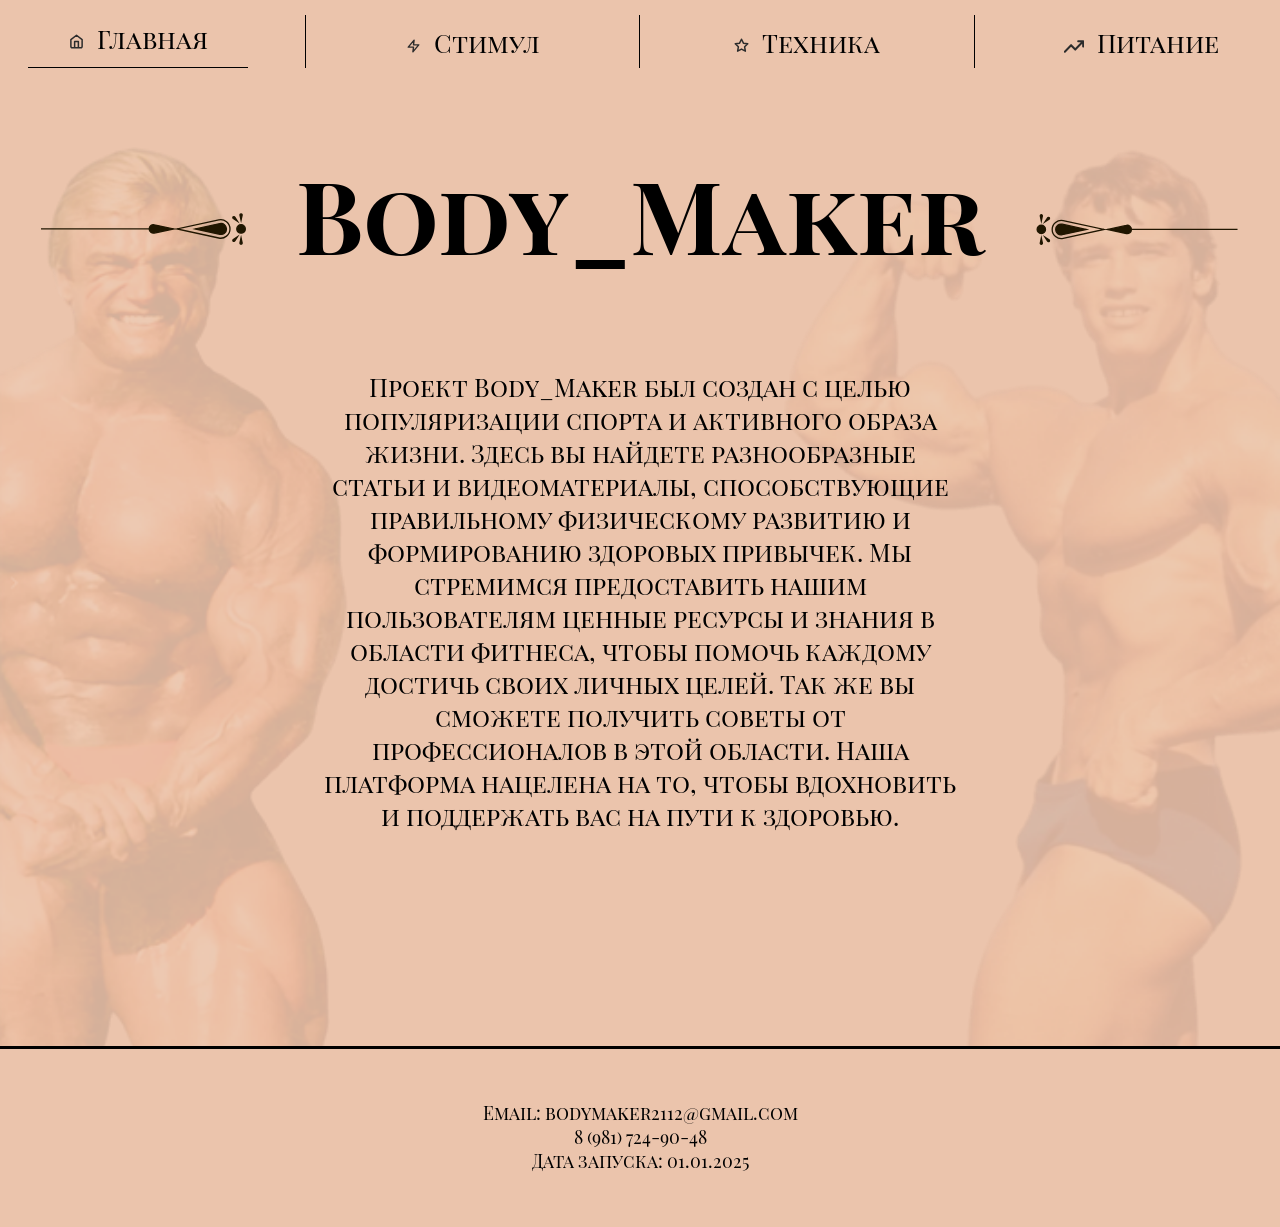
<file: index.html>
<!DOCTYPE html>
<html lang="en">

<head>
    <meta charset="UTF-8">
    <meta name="viewport" content="width=device-width, initial-scale=1.0">
    <title>Body_Maker</title>
    <link href="main.css" rel="stylesheet">
</head>

<body>

    <div class="header">
        <button class="main el" id="main">
            <div class="main_inner in">Главная</div>
        </button>
        <img  class = 'line' src = 'images/Line 2.png'>
        <button class="motivation el" id="motivation">
            <div class="mot_inner in">Стимул</div>
        </button>
        <img class = 'line' src = 'images/Line 2.png'>
        <button class="training el" id="training">
            <div class="train_inner in">Техника</div>
        </button>
        <img class = 'line' src = 'images/Line 2.png'>
        <button class="progress el" id = 'progress'>
            <div class="prog_inner in">Питание</div>
        </button>
    </div>
    <div class="wrapper">
        <div class="title">Body_Maker</div>
        <div class="text">
            Проект Body_Maker был создан с целью популяризации спорта и активного образа жизни.
            Здесь вы найдете разнообразные статьи и видеоматериалы, способствующие правильному физическому развитию
            и формированию здоровых привычек. Мы стремимся предоставить нашим пользователям ценные ресурсы и знания в области фитнеса,
            чтобы помочь каждому достичь своих личных целей. Так же вы сможете получить советы от профессионалов в этой области.
            Наша платформа нацелена на то, чтобы вдохновить и поддержать вас на пути к здоровью.
        </div>
    </div>
    <div class="footer">
        <img src="images/Line 5.png" class="footer_line">
        <div class="foot_in">
            <div>Email: bodymaker2112@gmail.com</div>
            <div>8 (981) 724-90-48</div>
            <div>Дата запуска: 01.01.2025</div>
        </div>

    </div>
    <script src="main.js"></script>
</body>

</html>
</file>
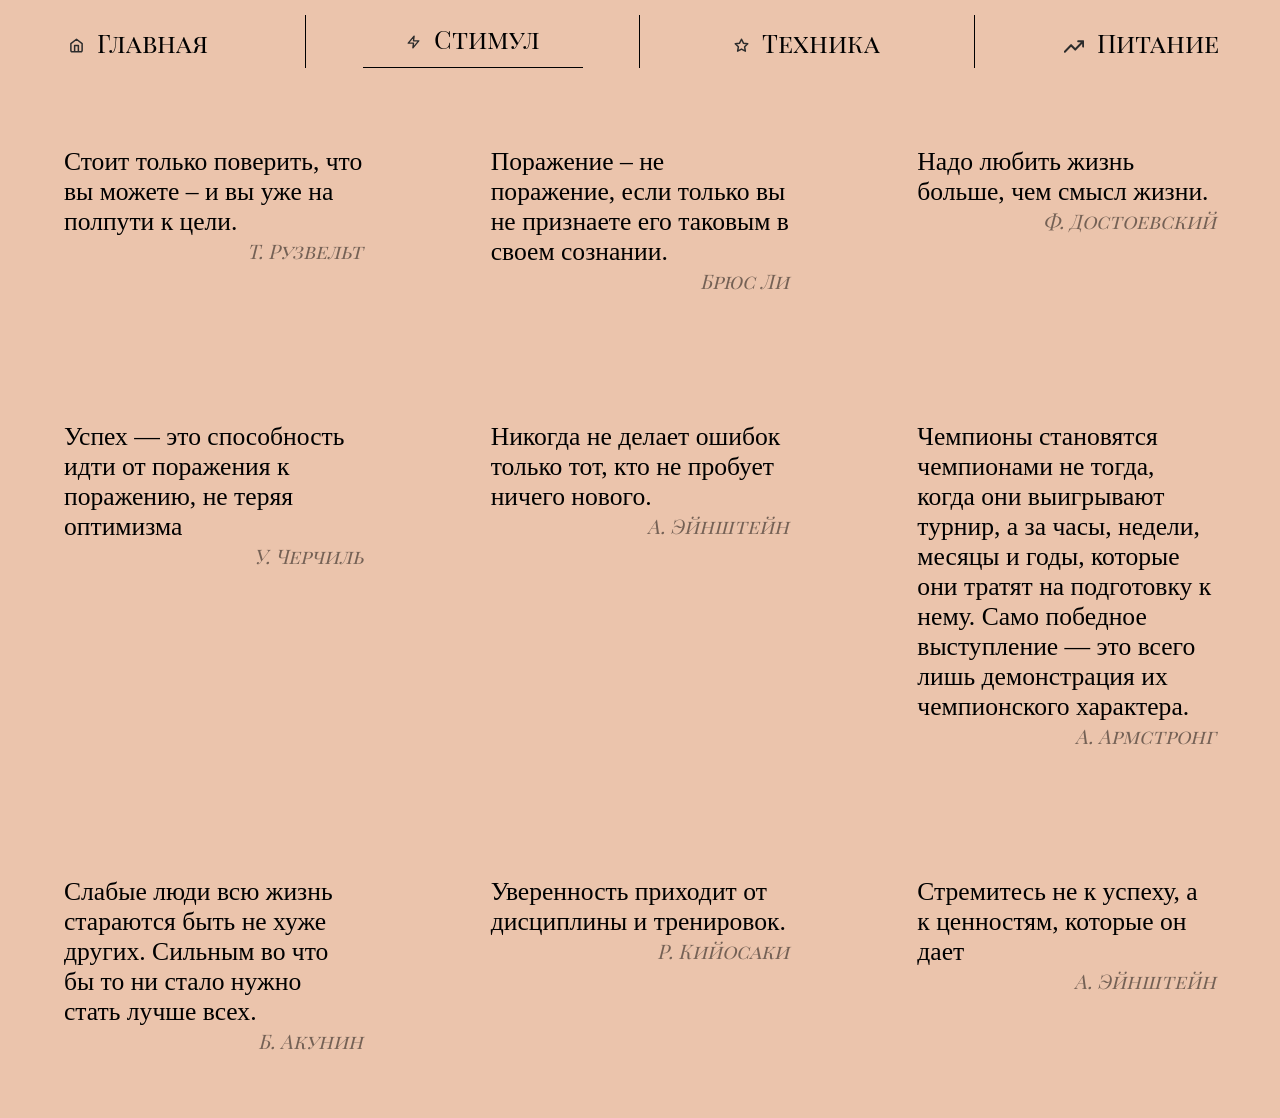
<file: lessons.html>
<!DOCTYPE html>
<html lang="en">
<head>
    <meta charset="UTF-8">
    <meta name="viewport" content="width=device-width, initial-scale=1.0">
    <title>lessons</title>
    <link rel="stylesheet" href="lessons.css">
</head>
<body>
    <div class="header">
        <button class="main el" id="main">
            <div class="main_inner in">Главная</div>
        </button>
        <img  class = 'line' src = 'images/Line 2.png'>
        <button class="motivation el" id="motivation">
            <div class="mot_inner in">Стимул</div>
        </button>
        <img class = 'line' src = 'images/Line 2.png'>
        <button class="training el" id="training">
            <div class="train_inner in">Техника</div>
        </button>
        <img class = 'line' src = 'images/Line 2.png'>
        <button class="progress el" id = 'progress'>
            <div class="prog_inner in">Питание</div>
        </button>
    </div>
    <div class = 'l'>
        <div class="fr">
            <div class="texttt">Стоит только поверить, что вы можете – и вы уже на полпути к цели.</div>
            <div class="author">Т. Рузвельт</div>
        </div>
        <div class="fr">
            <div class="texttt">Поражение – не поражение, если только вы не признаете его таковым в своем сознании.</div>
            <div class="author">Брюс Ли</div>
        </div>
        <div class="fr">
            <div class="texttt">Надо любить жизнь больше, чем смысл жизни.</div>
            <div class="author">Ф. Достоевский</div>
        </div>
    </div>
    <div class = 'l'>
        <div class="fr">
            <div class="texttt">Успех — это способность идти от поражения к поражению, не теряя оптимизма</div>
            <div class="author">У. Черчиль</div>
        </div>
        <div class="fr">
            <div class="texttt">Никогда не делает ошибок только тот, кто не пробует ничего нового.</div>
            <div class="author">А. Эйнштейн</div>
        </div>
        <div class="fr">
            <div class="texttt">Чемпионы становятся чемпионами не тогда, когда они выигрывают турнир, а за часы, недели, месяцы и годы, которые они тратят на подготовку к нему. Само победное выступление — это всего лишь демонстрация их чемпионского характера.</div>
            <div class="author">А. Армстронг</div>
        </div>
    </div>
    <div class = 'l'>
        <div class="fr">
            <div class="texttt">Слабые люди всю жизнь стараются быть не хуже других. Сильным во что бы то ни стало нужно стать лучше всех.</div>
            <div class="author">Б. Акунин</div>
        </div>
        <div class="fr">
            <div class="texttt">Уверенность приходит от дисциплины и тренировок.</div>
            <div class="author">Р. Кийосаки</div>
        </div>
        <div class="fr">
            <div class="texttt">Стремитесь не к успеху, а к ценностям, которые он дает​</div>
            <div class="author">А. Эйнштейн</div>
        </div>
    </div>
    <script src="main.js"></script>
</body>
</html>
</file>
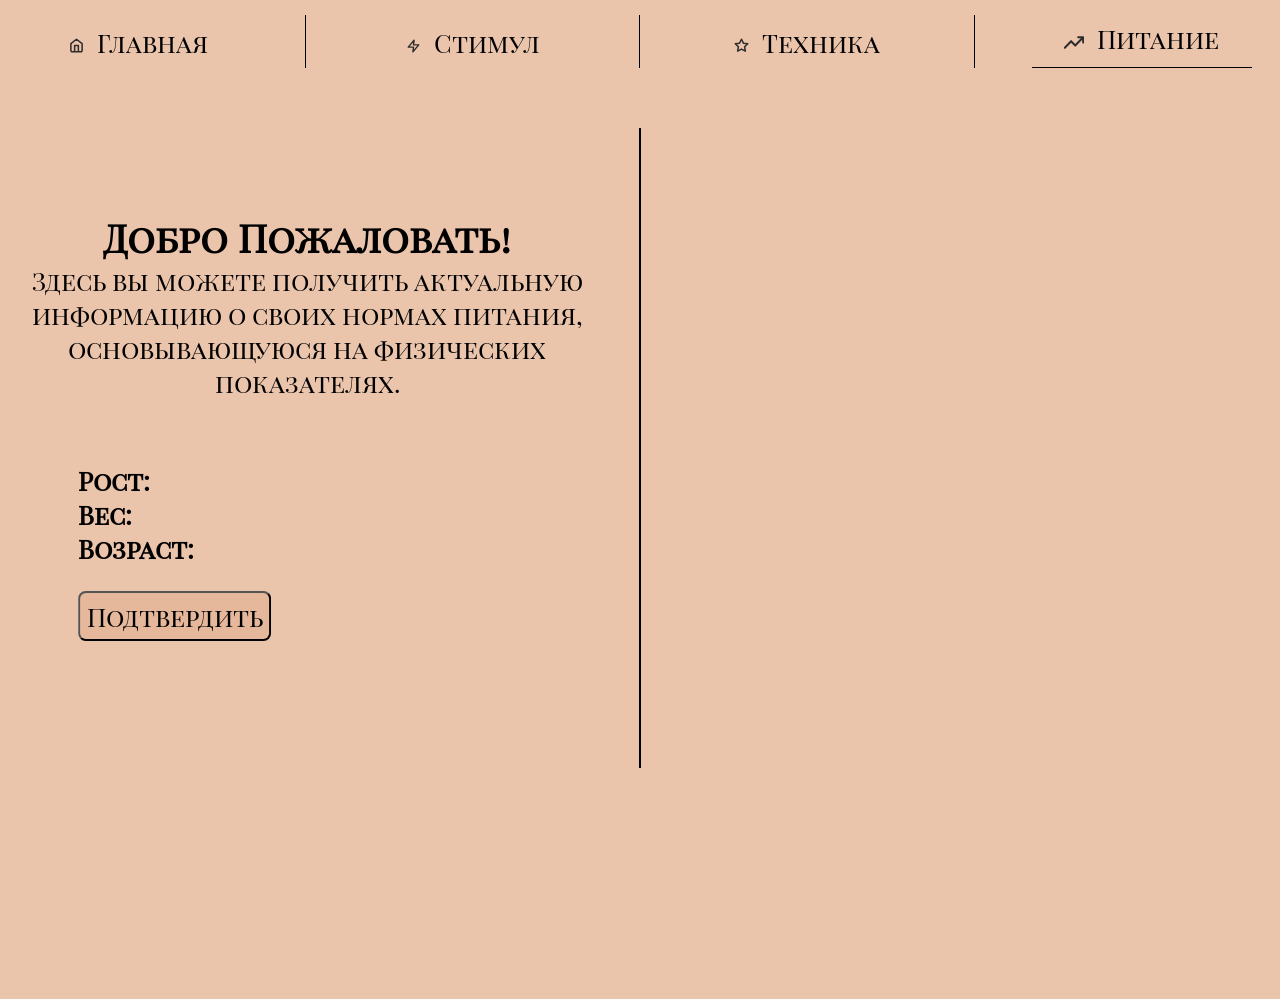
<file: progress.html>
<!DOCTYPE html>
<html lang="en">
<head>
    <meta charset="UTF-8">
    <meta name="viewport" content="width=device-width, initial-scale=1.0">
    <title>progress</title>
    <link rel="stylesheet" href="progress.css">
</head>
<body>
    <div class="header">
        <button class="main el" id="main">
            <div class="main_inner in">Главная</div>
        </button>
        <img  class = 'line' src = 'images/Line 2.png'>
        <button class="motivation el" id="motivation">
            <div class="mot_inner in">Стимул</div>
        </button>
        <img class = 'line' src = 'images/Line 2.png'>
        <button class="training el" id="training">
            <div class="train_inner in">Техника</div>
        </button>
        <img class = 'line' src = 'images/Line 2.png'>
        <button class="progress el" id = 'progress'>
            <div class="prog_inner in">Питание</div>
        </button>
    </div>
    <img src="images/Line 2.png" alt="Линия" class="middle_line">
    <div class="leftpart">
        <div class="nutritionTitle"><b class="Greating">Добро Пожаловать!</b><br>Здесь вы можете получить актуальную информацию о своих нормах питания, основывающуюся на физических показателях.</div>
        <div class="params">
            <div class="PflexC">
                <div class="paramT">Рост:</div>
                <input type="number" class="heightP p">
            </div>
            <div class="PflexC">
                <div class="paramT">Вес:</div>
                <input type="number" class="weightP p">
            </div>
            <div class="PflexC">    
                <div class="paramT">Возраст:</div>
                <input type="number" class="ageP p">
            </div>
            <button class="submitParams">Подтвердить</button>
        </div>
        
        <script>
            const submitButton = document.querySelector('.submitParams')
            submitButton.addEventListener('mouseover', () => {
            submitButton.classList.add('white_theme_for_Sub')
            }
            )
            submitButton.addEventListener('mouseout', () => {
            submitButton.classList.remove('white_theme_for_Sub')
            }
            )
            submitButton.addEventListener('click', () => {
                const height = document.querySelector('.heightP')
                const weight = document.querySelector('.weightP')
                const age = document.querySelector('.ageP')

                const cal = 10 * weight.value + 6.25*height.value - 5*age.value
                const calories = document.querySelector('.calories')
                calories.innerText = `Дневная норма калорий: ${cal}`
                const bju = document.querySelector('.bju')
                bju.innerText = `Количество БЖУ для поддержания веса: ${(0.2*cal).toFixed(2)}, ${(0.3*cal).toFixed(2)}, ${(0.5*cal).toFixed(2)}`
                const rh = document.querySelector('.right_half')
                rh.classList.remove('dn')
            })
        </script>
    </div>
    <div class="right_half dn">
        <div class="wrapperRH">
            <b class="dietT">Советы по питанию</b>
            <div class="calories"></div>
            <div class="bju"></div>
            <div>-----------</div>
            <div class="alert">Внимание, данные показатели объективны для лиц от 13 до 80 лет. Женская норма потребления калорий меньше на 160 единиц => БЖУ меньше на 32, 48 и 80 соответственно</div>
        </div>
    </div>
    <script src="main.js"></script>
</body>
</html>
</file>
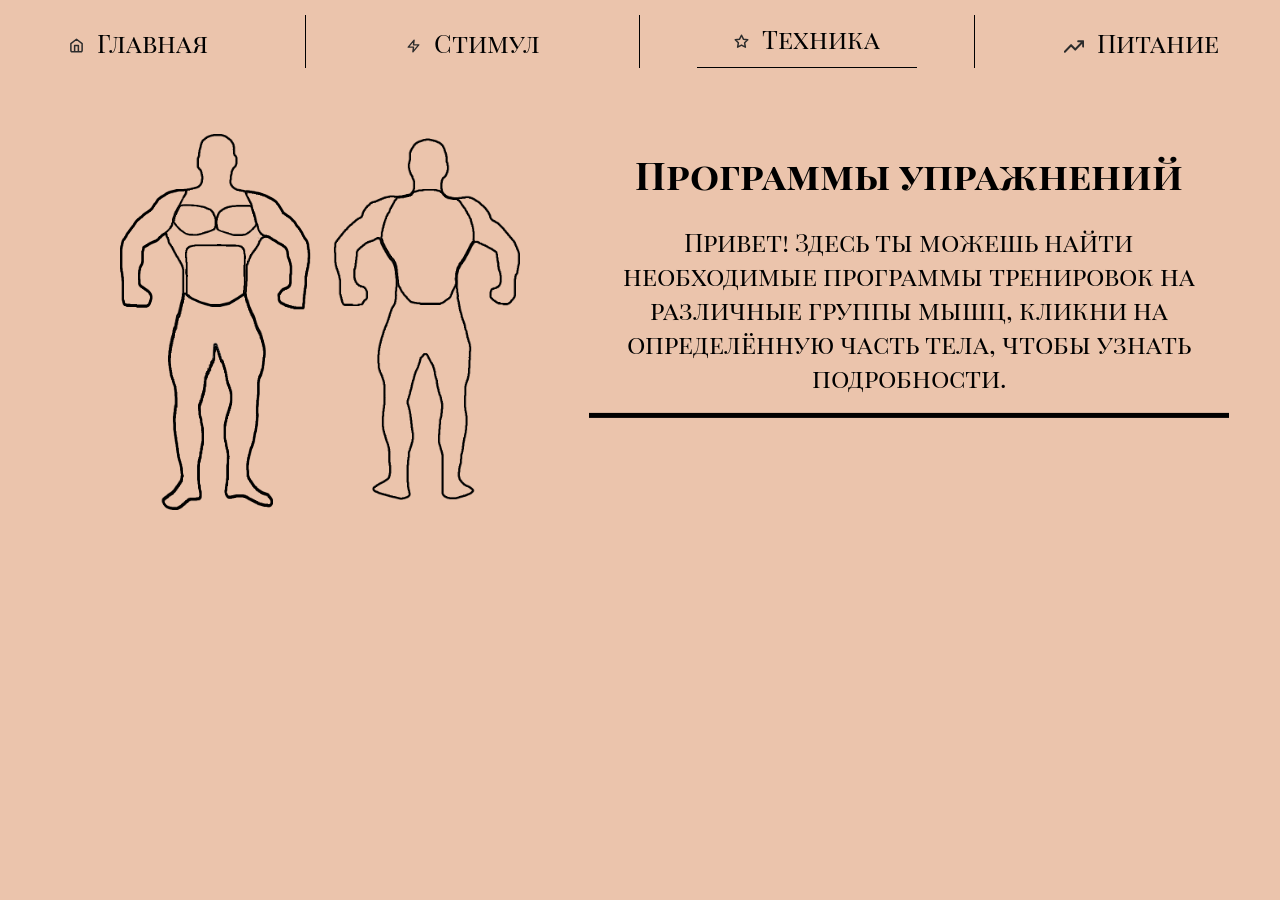
<file: systems.html>
<!DOCTYPE html>
<html lang="en">
<head>
    <meta charset="UTF-8">
    <meta name="viewport" content="width=device-width, initial-scale=1.0">
    <title>systems</title>
    <link rel="stylesheet" href="systems.css">
</head>
<body>
    <div class="header">
        <button class="main el" id="main">
            <div class="main_inner in">Главная</div>
        </button>
        <img  class = 'line' src = 'images/Line 2.png'>
        <button class="motivation el" id="motivation">
            <div class="mot_inner in">Стимул</div>
        </button>
        <img class = 'line' src = 'images/Line 2.png'>
        <button class="training el" id="training">
            <div class="train_inner in">Техника</div>
        </button>
        <img class = 'line' src = 'images/Line 2.png'>
        <button class="progress el" id = 'progress'>
            <div class="prog_inner in">Питание</div>
        </button>
    </div>
    <div class = 'wrapper_for_tech'>
        <div class = 'left_half'>
            <div class = 'Mans'>
                <div class = 'arms'></div>
                <div class = 'chest'></div>
                <div class = "belly"></div>
                <div class = "legs"></div>
                <div class = "back"></div>
            </div>
        </div>
        <div class="tech">
            <div class="tech_in" >
            <div class="tech_title">Программы упражнений</div>
            <div class="tech_text">
                Привет! Здесь ты можешь найти необходимые
                программы тренировок на различные группы мышц,
                кликни на определённую часть тела, чтобы узнать подробности. 
            </div>
            </div>
        </div>
    </div>
    <div class="exersiceText chestText">
        <div class="IN">
            <div class="T">Упражнения на Грудь</div>
            <div class="column">
                <div class="row">
                    <div class="E">Жим лёжа</div>
                    <div class="E">Кроссовер</div>
                </div>
                <div class = 'row'>
                    <div class="E">Отжимания</div>
                    <div class="E">Гантели</div>
                </div>
            </div>
        </div>
    </div>
    <div class="exersiceText armsText">
        <div class="IN">
            <div class="T">Упражнения на Руки</div>
            <div class="column">
                <div class="row">
                    <div class="E">Гантели</div>
                    <div class="E">Кроссовер</div>
                </div>
                <div class = 'row'>
                    <div class="E">Отжимания</div>
                    <div class="E">Брусья</div>
                </div>
            </div>
        </div>
    </div>
    <div class="exersiceText bellyText">
        <div class="IN">
            <div class="T">Упражнения на Пресс</div>
            <div class="column">
                <div class="row">
                    <div class="E">Скручивания</div>
                    <div class="E">Бег</div>
                </div>
                <div class = 'row'>
                    <div class="E">Подъёмы ног</div>
                    <div class="E">Ножницы</div>
                </div>
            </div>
        </div>
    </div>
    <div class="exersiceText backText">
        <div class="IN">
            <div class="T">Упражнения на Спину</div>
            <div class="column">
                <div class="row">
                    <div class="E">Подтягивания</div>
                    <div class="E">Верт. тяга</div>
                </div>
                <div class = 'row'>
                    <div class="E">Отжимания</div>
                    <div class="E">Становая тяга</div>
                </div>
            </div>
        </div>
    </div>
    <div class="exersiceText legsText">
        <div class="IN">
            <div class="T">Упражнения на Ноги</div>
            <div class="column">
                <div class="row">
                    <div class="E">Жим платформы</div>
                    <div class="E">Квадро-жим</div>
                </div>
                <div class = 'row'>
                    <div class="E">Бег</div>
                    <div class="E">Кроссовер</div>
                </div>
            </div>
        </div>
    </div>
    <script src="main.js"></script>
</body>
</html>
</file>
<file: main.css>
@font-face {
    font-family: 'playfair';
    src: url(fonts/PlayfairDisplaySC-Bold.woff2);
}
@font-face {
    font-family: 'playfairREG';
    src: url(fonts/PlayfairDisplaySC-Regular.ttf);
}
body,
html {
    width: 100%;
    height: 100%;
    background-color: #EBC4AC;
}
*{
    margin: 0;
    padding: 0;
}
.header {
    position: relative;
    display: flex;
    justify-content: space-around;
    align-items: center;
    width: 100%;
    height: 10vw;
    max-height: 83px;
    border: 0;
    box-sizing: border-box;
}
#main{
    border-bottom: 0.1vw solid black;
    padding-bottom: 0.5vw;
}

.line{
    height: 65%;
    width: 0.08vw;
}

.el {
    height: 65%;
    min-width: 100px;
    width: 20vw;
    max-width: 220px;
    border: 0;
    background-color: #EBC4AC;
}

.in {
    font-family: 'playfairREG';
    font-size: clamp(0px, 2vw, 30px);
}

.main_inner::before {
    content: url(images/Home.svg);
    margin-right: 0.5em;
}

.mot_inner::before {
    content: url(images/Zap.svg);
    margin-right: 0.5em;
}

.train_inner::before {
    content: url(images/Star.svg);
    margin-right: 0.5em;

}

.prog_inner::before {
    content: url(images/Icon.svg);
    margin-right: 0.5em;
}

.wrapper {
    min-width: 100%;
    min-height: 100%;
    position: relative;
    margin: 0;
    background: url(images/Left_man.png) no-repeat,
        url(images/Right_man.png) no-repeat;
    background-size: contain, contain;
    background-position: left bottom, right bottom;
}

.title {
    position: relative;
    text-align: center;
    font-size: clamp(0px, 8vw, 100px);
    font-family: 'playfair';
    margin-top: 5vw;
}

.title::before {
    content: '';
    background: url(images/left_element.svg);
    margin-right: 0.5em;
    display: inline-block;
    background-repeat: no-repeat;
    background-position: right;
    background-size: contain;
    width: 16vw;
    max-width: 300px;
    height: 4vw;
    max-height: 100px;
}

.title::after {
    content: '';
    background: url(images/right_element.svg);
    margin-left: 0.5em;
    display: inline-block;
    background-repeat: no-repeat;
    background-position: right;
    background-size: contain;
    width: 16vw;
    max-width: 300px;
    height: 4vw;
    max-height: 100px;
}
.text{
    font-family: 'playfairREG' ;
    position: relative;
    font-size: clamp(15px, 2vw, 25px);
    width: 50vw;
    text-align: center;
    left: 25vw;
    padding-top: 7vw;
}
.footer{
    height: 20vh;
}
.footer_line{
    width: 100%;
    height: 3px;
    position: relative;
    bottom: 12px;
}
.foot_in{
    display: flex;
    flex-direction: column;
    justify-content: center;
    font-family: 'playfairREG' ;
    position: relative;
    font-size: clamp(15px, 2vw, 18px);
    top: 4vh;
    text-align: center;
}
@media (max-width: 650px){
    .wrapper{
        background: url(images/Right_man.png) no-repeat;
        background-position: right bottom;
        background-size: contain;
    }
}

.white_theme{
    color: #fde2d1;
}
</file>
<file: lessons.css>
@font-face {
    font-family: 'playfair';
    src: url(fonts/PlayfairDisplaySC-Bold.woff2);
}
@font-face {
    font-family: 'playfairREG';
    src: url(fonts/PlayfairDisplaySC-Regular.ttf);
}
body,
html {
    width: 100%;
    height: 999px;
    background-color: #EBC4AC;
}
*{
    margin: 0;
    padding: 0;
}
.header {
    position: relative;
    display: flex;
    justify-content: space-around;
    align-items: center;
    width: 100%;
    height: 10vw;
    max-height: 83px;
    border: 0;
    box-sizing: border-box;
}

.line{
    height: 65%;
    width: 0.08vw;
}

.el {
    height: 65%;
    min-width: 100px;
    width: 20vw;
    max-width: 220px;
    border: 0;
    background-color: #EBC4AC;
}

.in {
    font-family: 'playfairREG';
    font-size: clamp(0px, 2vw, 30px);
}

.main_inner::before {
    content: url(images/Home.svg);
    margin-right: 0.5em;
}

.mot_inner::before {
    content: url(images/Zap.svg);
    margin-right: 0.5em;
}

.train_inner::before {
    content: url(images/Star.svg);
    margin-right: 0.5em;

}

.prog_inner::before {
    content: url(images/Icon.svg);
    margin-right: 0.5em;
}

.white_theme{
    color: #fde2d1;
}
#motivation{
    border-bottom: 0.1vw solid black;
    padding-bottom: 0.5vw;
}
.l{
    display: flex;
    width: 100%;
}
.author{
    text-align: right;
    font-family: 'playfairREG';
    font-style: italic;
    font-size: clamp(7px, 2vw, 20px);
    opacity: 50%;
}
.texttt{
    text-align: left;
    font-size: clamp(11px, 2vw, 30px);
}
.fr{
    padding: 5%;
    width: 33%;
}
</file>
<file: progress.css>
@font-face {
    font-family: 'playfair';
    src: url(fonts/PlayfairDisplaySC-Bold.woff2);
}
@font-face {
    font-family: 'playfairREG';
    src: url(fonts/PlayfairDisplaySC-Regular.ttf);
}
body,
html {
    width: 100%;
    height: 999px;
    background-color: #EBC4AC;
}
*{
    margin: 0;
    padding: 0;
}
.header {
    position: relative;
    display: flex;
    justify-content: space-around;
    align-items: center;
    width: 100%;
    height: 10vw;
    max-height: 83px;
    border: 0;
    box-sizing: border-box;
}

.line{
    height: 65%;
    width: 0.08vw;
}

.el {
    height: 65%;
    min-width: 100px;
    width: 20vw;
    max-width: 220px;
    border: 0;
    background-color: #EBC4AC;
}

.in {
    font-family: 'playfairREG';
    font-size: clamp(0px, 2vw, 30px);
}

.main_inner::before {
    content: url(images/Home.svg);
    margin-right: 0.5em;
}

.mot_inner::before {
    content: url(images/Zap.svg);
    margin-right: 0.5em;
}

.train_inner::before {
    content: url(images/Star.svg);
    margin-right: 0.5em;

}

.prog_inner::before {
    content: url(images/Icon.svg);
    margin-right: 0.5em;
}

.white_theme{
    color: #fde2d1;
}

#progress{
    border-bottom: 0.1vw solid black;
    padding-bottom: 0.5vw;
}
.middle_line{
    position: absolute;
    height: 50vw;
    top: 10vw;
    left: 50%;
    transform: translateX(-50%);
    width: 2px;
}
.nutritionTitle{
    position: relative;
    padding-left: 1%;
    padding-right: 1%;
    text-align: center;
    padding-top: 10vw;
    font-family: 'playfairREG';
    font-size: clamp(0px, 2vw, 30px);
}
.paramT{
    position: relative;
    font-family: 'playfairREG';
    font-size: clamp(0px, 2vw, 30px);
    font-weight: bold;
}
.leftpart{
    width: 48%;
}
.params{
    position: relative;
    display: inline-block;
    left: 50%;
    padding-top: 5vw;
    transform: translateX(-50%);
}
.p{
    border: none;
    background-color: transparent;
    padding-left: 1vw;
    font-family: 'playfairREG';
    font-size: clamp(0px, 2vw, 30px);
}
.p:focus{
    outline: none;
}
.PflexC{
    display: flex;
    flex-direction: row;
}
.Greating{
    font-size: clamp(10px, 3vw, 60px);
}
.submitParams{
    font-family: 'playfairREG';
    font-size: clamp(0px, 2vw, 30px);
    margin-top: 2vw;
    padding: 0.5vw;
    background-color: #e5b79b;
    border-radius: 0.3em;
}
.white_theme_for_Sub{
    background-color: #fadcc9;
}
.dn{
    display: none;
}
.right_half{
    position: absolute;
    right: 0;
    width: 48%;
    top: 15vw;
}
.wrapperRH{
    position: relative;
    font-family: 'playfairREG';
    font-size: clamp(0px, 2vw, 30px);
    left: 50%;
    transform: translateX(-50%);
}
.dietT{
    font-size: clamp(10px, 3vw, 60px);
}
</file>
<file: systems.css>
@font-face {
    font-family: 'ubuntu';
    src: url(fonts/Ubuntu-MediumItalic.woff2);
}
@font-face {
    font-family: 'playfair';
    src: url(fonts/PlayfairDisplaySC-Bold.woff2);
}
@font-face {
    font-family: 'playfairREG';
    src: url(fonts/PlayfairDisplaySC-Regular.ttf);
}
body,
html {
    width: 100%;
    height: 900px;
    background-color: #EBC4AC;
}
*{
    margin: 0;
    padding: 0;
}
.header {
    position: relative;
    display: flex;
    justify-content: space-around;
    align-items: center;
    width: 100%;
    height: 10vw;
    max-height: 83px;
    border: 0;
    box-sizing: border-box;
}

.line{
    height: 65%;
    width: 0.08vw;
}

.el{
    height: 65%;
    min-width: 100px;
    width: 20vw;
    max-width: 220px;
    border: 0;
    background-color: #EBC4AC;
}

.in {
    font-family: 'playfairREG';
    font-size: clamp(0px, 2vw, 30px);
}

.main_inner::before {
    content: url(images/Home.svg);
    margin-right: 0.5em;
}

.mot_inner::before {
    content: url(images/Zap.svg);
    margin-right: 0.5em;
}

.train_inner::before {
    content: url(images/Star.svg);
    margin-right: 0.5em;

}

.prog_inner::before {
    content: url(images/Icon.svg);
    margin-right: 0.5em;
}

.white_theme{
    color: #fde2d1;
}

#training{
    border-bottom: 0.1vw solid black;
    padding-bottom: 0.5vw;
}

.left_half{
    width: 50%;
    display: inline-block;
}
.Mans{
    position: relative;
    left: 0;
    right: 0;
    margin-left: auto;
    margin-right: auto;
    background-position: center;
    top: 3vw;
    width: 400px;
    height: 400px;
    background-size: contain;
    background-repeat: no-repeat;
    background-image: url(images/Мужики.png);
}

.arms{
    position: absolute;
    background-position: center;
    background-size: contain;
    background-repeat: no-repeat;
    background-image: url(images/Руки.png);
    width: 190px;
    height: 122px;
    top: 67px;
}
.white_arms{
    background-image: url(images/Руки_цв.png);
}
.white_arms2{
    background-image: url(images/Руки_цв.png);
}
.chest{
    position: absolute;
    background-position: center;
    background-size: contain;
    background-repeat: no-repeat;
    background-image: url(images/Грудь.png);
    width: 84px;
    height: 38px;
    left: 53px;
    top: 80px;
    z-index: 100;
}
.white_chest{
    background-image: url(images/Грудь_цв.png);
}
.white_chest2{
    background-image: url(images/Грудь_цв.png);
}
.belly{
    position: absolute;
    background-position: center;
    background-size: contain;
    background-repeat: no-repeat;
    background-image: url(images/Пресс.png); 
    width: 66px;
    height: 63px;
    left: 62px;
    top: 123px;
    z-index: 101;
}
.white_belly{
    background-image: url(images/Пресс_цв.png);
}
.white_belly2{
    background-image: url(images/Пресс_цв.png);
}
.legs{
    position: absolute;
    background-position: center;
    background-size: contain;
    background-repeat: no-repeat;
    background-image: url(images/Ноги.png); 
    width: 110px;
    height: 245px;
    left: 43px;
    top: 157px;
    z-index: 100;
}
.white_legs{
    background-image: url(images/Ноги_цв.png);
}
.white_legs2{
    background-image: url(images/Ноги_цв.png);
}
.back{
    position: absolute;
    background-position: center;
    background-size: contain;
    background-repeat: no-repeat;
    background-image: url(images/Спина.png); 
    width: 100px;
    height: 116px;
    left: 257px;
    top: 68px;
}
.white_back{
    background-image: url(images/Спина_цв.png);
}
.white_back2{
    background-image: url(images/Спина_цв.png);
}
.wrapper_for_tech{
    display: inline-block;
    position: relative;
    width: 100%;
}
.tech{
    position: absolute;
    display: inline-block;
    right: 4vw;
    width: 50%;
    height: 400px;
}
.tech_in{
    position: absolute;
    text-align: center;
    top: 50%;
    transform: translateY(-50%);
    padding-bottom: 1.5vw;
    border-bottom: 0.4vw solid black;
}
.tech_title{
    font-family: 'playfair';
    font-size: clamp(30px, 3vw, 60px);
    margin-bottom: 1.5rem;
}
.tech_text{
    font-family: 'playfairREG';
    font-size: clamp(17px, 2vw, 40px);
}
.exersiceText{
    position: absolute;
    top: 10vw;
    right: 0;
    width: 50%;
    height: 400px;
}
.chestText{
    display: none;
}
.armsText{
    display: none;
}
.bellyText{
    display: none;
}
.backText{
    display: none;
}
.legsText{
    display: none;
}
.IN{
    position: relative;
    top: 50%;
    transform: translateY(-50%);
}
.column{
    display: flex;
    flex-direction: column;
    justify-content: space-between;
}
.row{
    display: flex;
    flex-direction: row;
    justify-content: space-between;
}
.T{
    font-family: 'playfair';
    font-size: clamp(30px, 3vw, 60px);
    position: relative;
    padding-bottom: 2vw;
    text-align: center;
}
.E{
    font-family: 'playfairREG';
    font-size: clamp(14px, 2vw, 40px);
    width: 50%;
    text-align: center;
}
.E::before{
    content: '';
    display: inline-block;
    background-image: url(images/dumbbell-large-minimalistic.svg);
    width: clamp(14px, 2vw, 40px);
    height: clamp(14px, 2vw, 40px);
    background-size: clamp(14px, 2vw, 40px);
    padding-right: 0.5vw;
    background-repeat: no-repeat;
}
@media(max-width : 900px){
    .left_half{
        width: 100%
    }
    .tech{
        left: 0;
        right: 0;
        margin-left: auto;
        margin-right: auto;
        top: 404px;
    }
    .exersiceText{
        left: 0;
        right: 0;
        margin-left: auto;
        margin-right: auto;
        top: 404px;
    }
}
</file>
